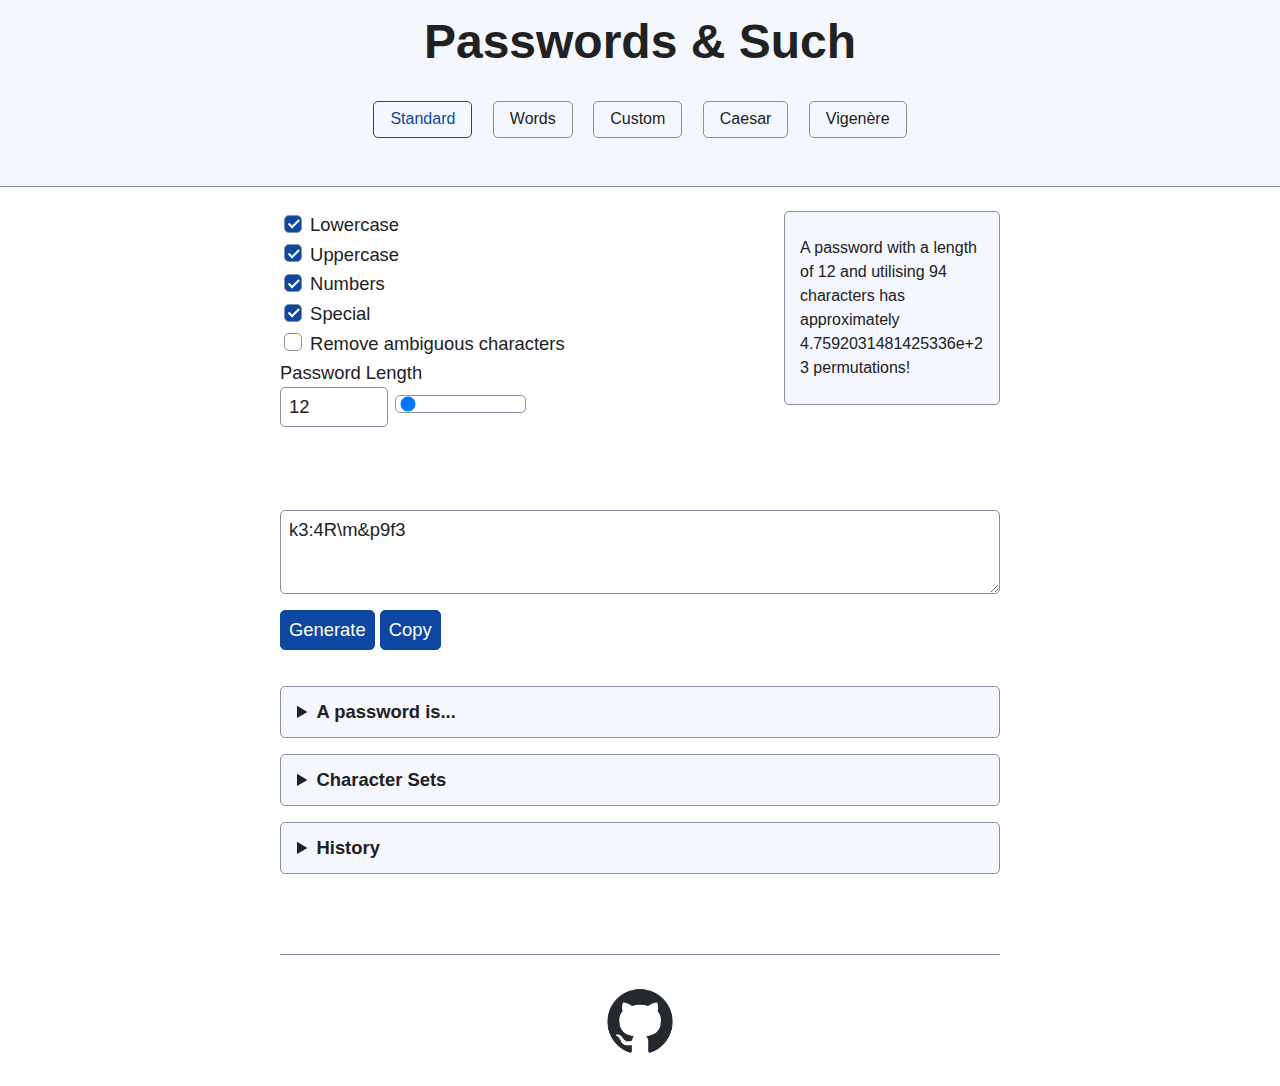
<file: index.html>
<!DOCTYPE html>
<html lang="en">

<head>
    <meta charset="UTF-8">
    <meta name="viewport" content="width=device-width, initial-scale=1.0">
    <title>Standard - Passwords & Such</title>
    <link rel="icon" type="image/x-icon" href="images/icons8-password-48.png">
    <link rel="stylesheet" href="css/simple.min.css">
    <link rel="stylesheet" href="css/standard.css">
</head>

<body>

    <header>
        <hgroup>
            <h1>Passwords & Such</h1>
        </hgroup>
        <nav>
            <a class="current" href="#">Standard</a>
            <a href="words.html">Words</a>
            <a href="custom.html">Custom</a>
            <a href="caesar.html">Caesar</a>
            <a href="vigenere.html">Vigenère</a>
        </nav>
    </header>

    <main>
        <aside>
            <p id="permutations">No, I most certainly did not.</p>
        </aside>
        <div>
            <label>
                <input class="checkboxes" type="checkbox" id="lowercase" checked>
                Lowercase
            </label>
        </div>
        <div>
            <label>
                <input class="checkboxes" type="checkbox" id="uppercase" checked>
                Uppercase
            </label>
        </div>
        <div>
            <label>
                <input class="checkboxes" type="checkbox" id="numbers" checked>
                Numbers
            </label>
        </div>
        <div>
            <label>
                <input class="checkboxes" type="checkbox" id="special" checked>
                Special
            </label>
        </div>
        <div>
            <label>
                <input type="checkbox" id="ambiguous">
                Remove ambiguous characters
            </label>
        </div>
        <div>
            Password Length
            <label>
                <input id="length-input" type="text">
                <input id="length-slider" type="range">
            </label>
        </div>
        <div>
            <p id="error-message">&nbsp;</p>
        </div>
        <div>
            <label>
                <textarea rows=3 id="result"></textarea>
            </label>
        </div>
        <div>
            <button id="generate-button">Generate</button>
            <button id="copy-button">Copy</button>
        </div>
        <br>
        <div>
            <details>
                <summary>A password is...</summary>
                <p>Only as strong as your memory and your ability to keep it out of the hands of miscreants. Never share
                    your
                    password with anyone you do not trust and do not store it anywhere as plain text.</p>
            </details>
            <details>
                <summary>Character Sets</summary>
                <p>Lowercase: <samp>abcdefghijklmnopqrstuvwxyz</samp></p>
                <p>Uppercase: <samp>ABCDEFGHIJKLMNOPQRSTUVWXYZ</samp></p>
                <p>Numbers: <samp>0123456789</samp></p>
                <p>Special: <samp>!\"#$%&'()*+,-./:;<=>?@[]^_`{|}~</samp></p>
                <p>Ambiguous Characters: <samp>iolIO0125\/</samp></p>
            </details>
            <details>
                <summary>History</summary>
                <p>Previously generated passwords will appear here. These are saved locally and will be lost if you
                    clear cookies.</p>
                <button id="clear-button">Clear History</button>
                <ol id="history">
                </ol>
            </details>
        </div>
    </main>

    <footer>
<!--        Using the power of local storage, I can deduce you've used this visited or refreshed this website X times and generated Y passwords!-->
<!--        <br><br>-->
        <div>
        <a href="https://github.com/Igloo-Ctrl" target="_blank">
            <img id="github-logo" src="images/github-mark.png" alt="github-logo">
        </a>
        </div>
    </footer>

    <script src="js/script.js"></script>
    <script src="js/metrics.js"></script>
</body>
</html>
</file>
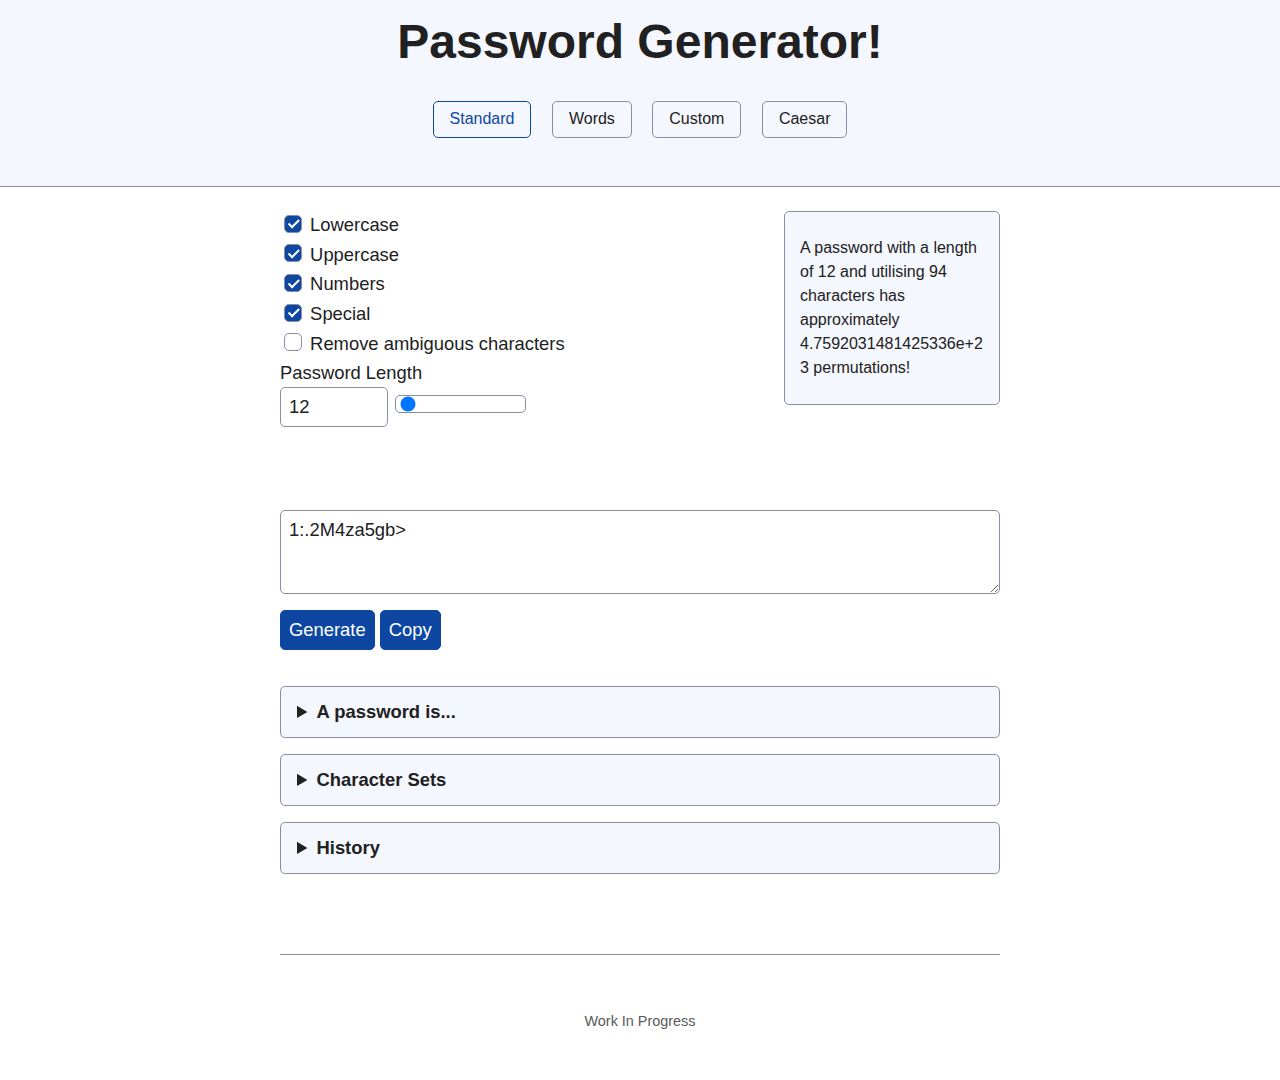
<file: html/index.html>
<!DOCTYPE html>
<html lang="en">

<head>
    <meta charset="UTF-8">
    <title>Password Generator!</title>
    <link rel="stylesheet" href="/css/simple.min.css">
    <link rel="stylesheet" href="/css/standard.css">
</head>

<body>

<header>
    <hgroup>
        <h1>Password Generator!</h1>
    </hgroup>
    <nav>
        <a class="current"  href="#">Standard</a>
        <a href="words.html">Words</a>
        <a href="/">Custom</a>
        <a href="caesar.html">Caesar</a>
    </nav>
</header>

<main>
    <aside>
<!--        <h5>Did you know?</h5>-->
        <p id="permutations">No, I most certainly did not.</p>
    </aside>
    <div>
        <label>
            <input class="checkboxes" type="checkbox" id="lowercase" checked>
            Lowercase
        </label>
    </div>
    <div>
        <label>
            <input class="checkboxes" type="checkbox" id="uppercase" checked>
            Uppercase
        </label>
    </div>
    <div>
        <label>
            <input class="checkboxes" type="checkbox" id="numbers" checked>
            Numbers
        </label>
    </div>
    <div>
        <label>
            <input class="checkboxes" type="checkbox" id="special" checked>
            Special
        </label>
    </div>
    <div>
        <label>
            <input type="checkbox" id="ambiguous">
            Remove ambiguous characters
        </label>
    </div>
    <div>
        Password Length
        <label>
            <input id="length-input" type="text">
            <input id="length-slider" type="range">
        </label>
    </div>
    <div>
        <p id="error-message">&nbsp;</p>
    </div>
    <div>
        <label>
            <textarea rows=3 id="result"></textarea>
        </label>
    </div>
    <div>
        <button id="generate-button">Generate</button>
        <button id="copy-button">Copy</button>
    </div>
    <br>
    <div>
        <details>
            <summary>A password is...</summary>
            <p>Only as strong as your memory and your ability to keep it out of the hands of miscreants. Never share
                your
                password with anyone you do not trust and do not save it anywhere in plain text format.</p>
        </details>
        <details>
            <summary>Character Sets</summary>
            <p>Lowercase: <samp>abcdefghijklmnopqrstuvwxyz</samp></p>
            <p>Uppercase: <samp>ABCDEFGHIJKLMNOPQRSTUVWXYZ</samp></p>
            <p>Numbers: <samp>0123456789</samp></p>
            <p>Special: <samp>!\"#$%&'()*+,-./:;<=>?@[\\]^_`{|}~</samp></p>
            <p>Ambiguous Characters: <samp>iolIO0125\/</samp></p>
        </details>
        <details>
            <summary>History</summary>
            <p>Previously generated passwords will appear here. These are saved locally and will be lost if you clear cookies.</p>
            <button id="clear-button">Clear History</button>
            <ol id="history">
            </ol>
        </details>
    </div>
</main>

<footer>
    <p>Work In Progress</p>
</footer>

<script src="/js/script.js"></script>
</body>
</html>
</file>
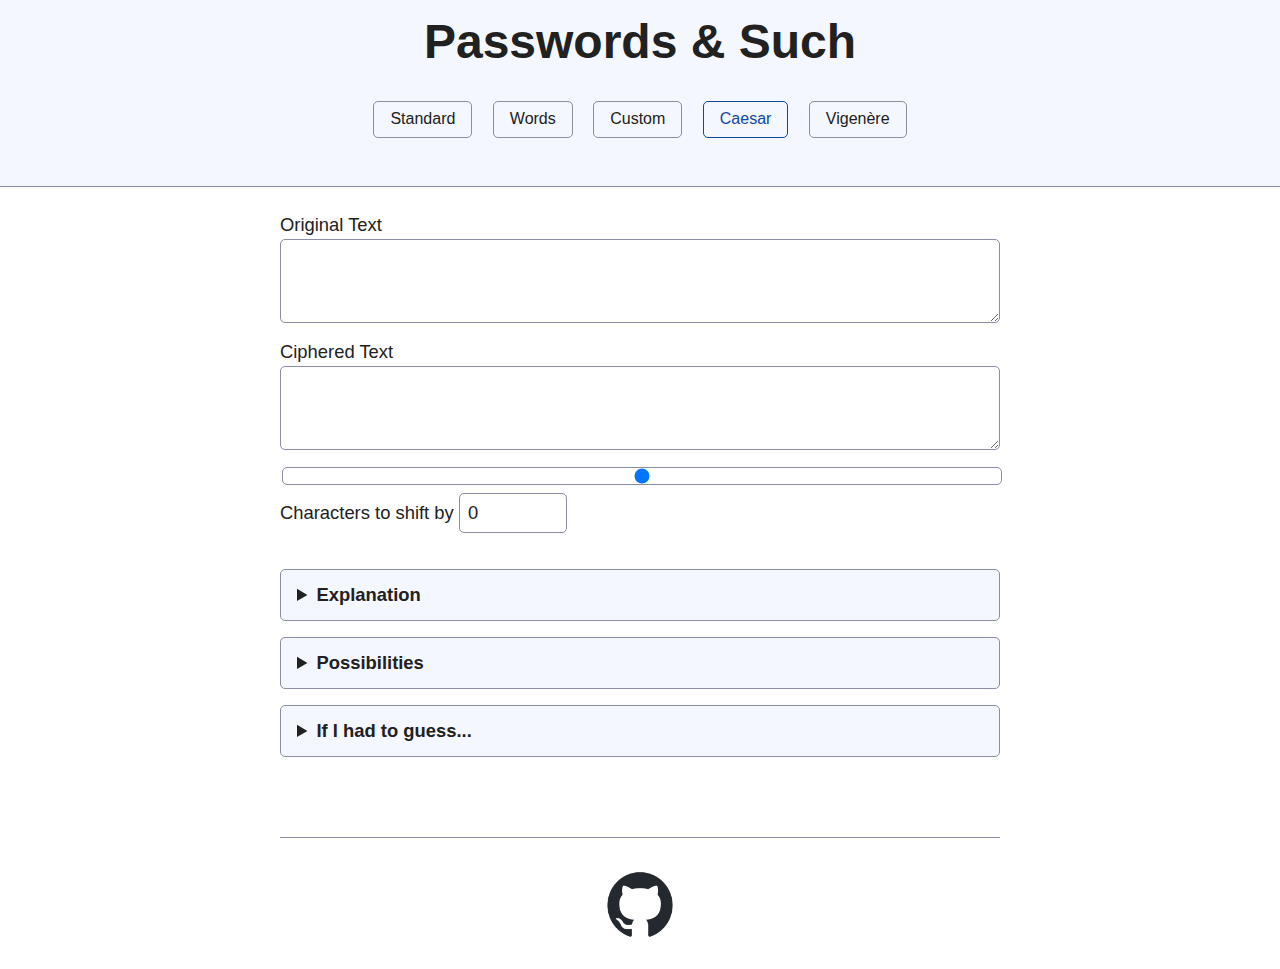
<file: caesar.html>
<!DOCTYPE html>
<html lang="en">

<head>
    <meta charset="UTF-8">
    <meta name="viewport" content="width=device-width, initial-scale=1.0">
    <title>Caesar - Passwords & Such</title>
    <link rel="icon" type="image/x-icon" href="images/icons8-password-48.png">
    <link rel="stylesheet" href="css/simple.min.css">
    <link rel="stylesheet" href="css/standard.css">
</head>

<body>

<header>
    <h1>Passwords & Such</h1>
    <nav>
        <a href="index.html">Standard</a>
        <a href="words.html">Words</a>
        <a href="custom.html">Custom</a>
        <a class="current" href="#">Caesar</a>
        <a href="vigenere.html">Vigenère</a>
    </nav>
</header>

<main>

    <div>
        <label>
            Original Text
            <textarea rows=3 id="original-text"></textarea>
        </label>
    </div>

    <div>
        <label>
            Ciphered Text
            <textarea rows=3 id="ciphered-text"></textarea>
        </label>
    </div>

    <div>
        <label>
            <input id="caesar-slider" type="range">
        </label>
    </div>
    <div>
        <label>
            Characters to shift by
            <input id="caesar-input">
        </label>
    </div>
    <br>
    <div>
        <details>
            <summary>Explanation</summary>
            <p>A Caesar cipher is a simple encryption technique where each letter in the message is offset by a
                chosen amount. If you had the simple message of <samp>Abcde</samp> and shifted all the characters by
                1 to the right, the message would then read <samp>Bcdef</samp>.</p>
            <p>If the offset causes any of the letters to surpass A or Z, it will wrap around to the other side of
                the alphabet.</p>
        </details>
        <details>
            <summary>Possibilities</summary>
            <p>This section will show you the entered text with each possible offset. It also demonstrates how easy
                it is for a cipher of this nature to be decoded.</p>
            <table id=possibilities>
                <tr>
                    <th>Offset</th>
                    <th>Message</th>
                </tr>
            </table>
        </details>
        <details>
            <summary>If I had to guess...</summary>
            <p id="guess-paragraph">My prediction will go here once you enter some text.</p>
        </details>
    </div>

</main>

<footer>
    <a href="https://github.com/Igloo-Ctrl" target="_blank">
        <img id="github-logo" src="images/github-mark.png" alt="github-logo">
    </a>
</footer>

<script src="js/caesar.js"></script>

</body>
</html>
</file>
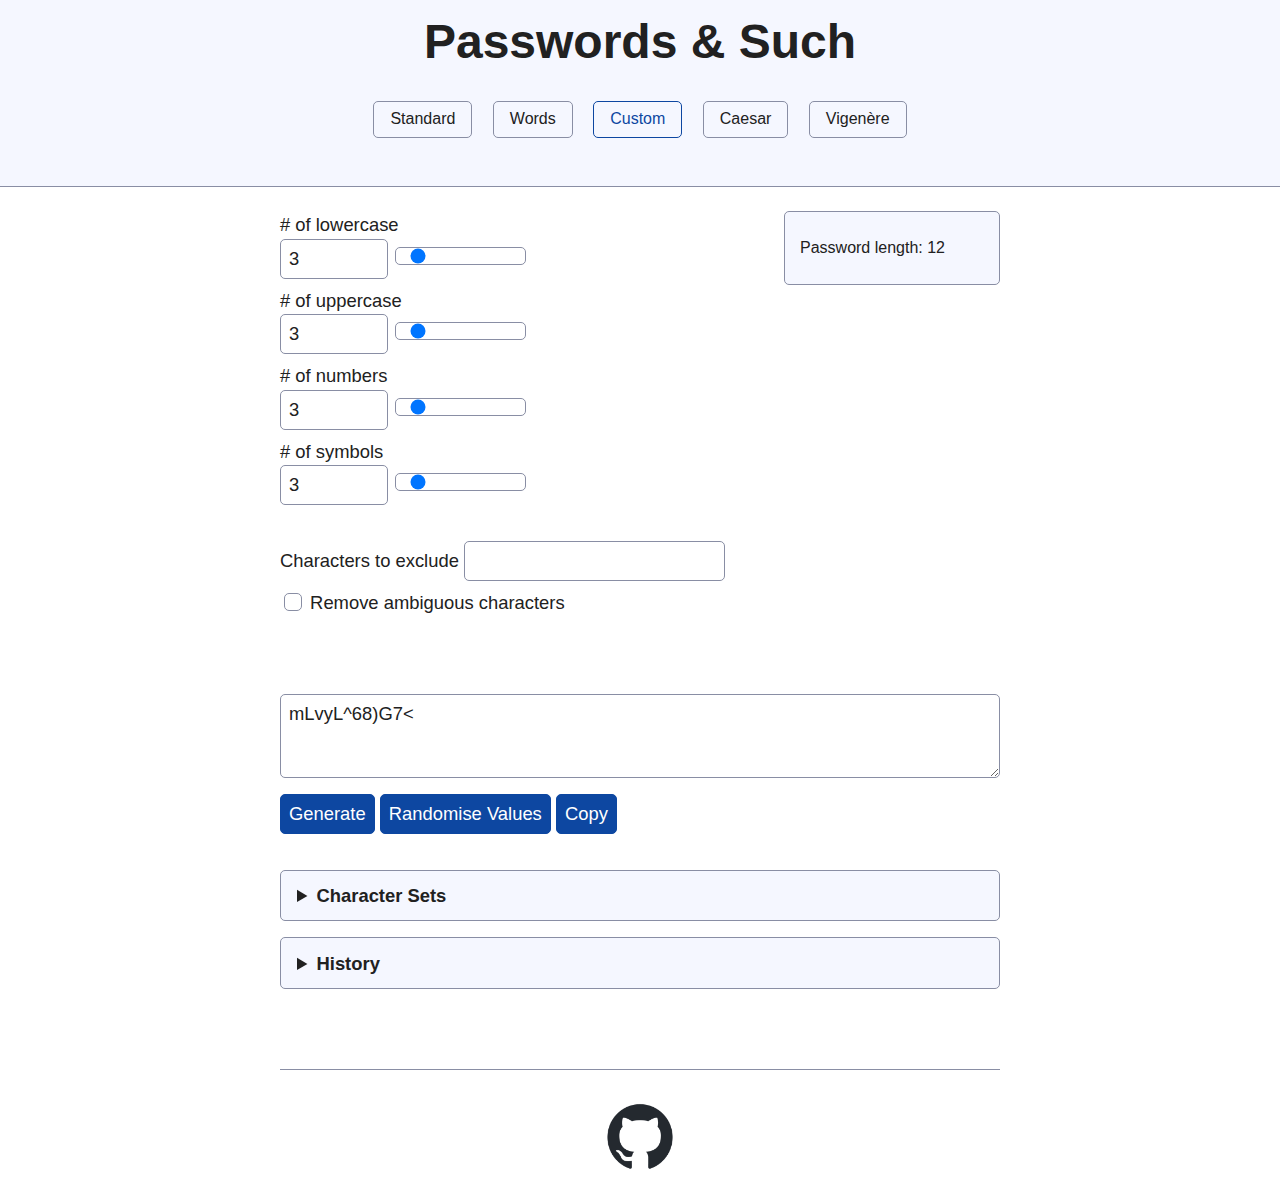
<file: custom.html>
<!DOCTYPE html>
<html lang="en">

<head>
    <meta charset="UTF-8">
    <meta name="viewport" content="width=device-width, initial-scale=1.0">
    <title>Custom - Passwords & Such</title>
    <link rel="icon" type="image/x-icon" href="images/icons8-password-48.png">
    <link rel="stylesheet" href="css/simple.min.css">
    <link rel="stylesheet" href="css/standard.css">
</head>

<body>

    <header>
        <hgroup>
            <h1>Passwords & Such</h1>
        </hgroup>
        <nav>
            <a href="index.html">Standard</a>
            <a href="words.html">Words</a>
            <a class="current" href="custom.html">Custom</a>
            <a href="caesar.html">Caesar</a>
            <a href="vigenere.html">Vigenère</a>
        </nav>
    </header>

    <main>
        <aside>
            <p id="password-length">Most interesting!</p>
        </aside>
        <div>
            # of lowercase
            <label>
                <input type="text" class="custom-input" id="lowercase">
                <input type="range" class="custom-slider">
            </label>
        </div>
        <div>
            # of uppercase
            <label>
                <input type="text" class="custom-input" id="uppercase">
                <input type="range" class="custom-slider">
            </label>
        </div>
        <div>
            # of numbers
            <label>
                <input type="text" class="custom-input" id="numbers">
                <input type="range" class="custom-slider">
            </label>
        </div>
        <div>
            # of symbols
            <label>
                <input type="text" class="custom-input" id="special">
                <input type="range" class="custom-slider">
            </label>
        </div>
        <br>
        <div>
            <label>
                Characters to exclude
                <input type="text" id="excluded-characters">
            </label>
        </div>
        <div>
            <label>
                <input type="checkbox" id="ambiguous">
                Remove ambiguous characters
            </label>
        </div>
        <div>
            <p id="error-message">&nbsp;</p>
        </div>
        <div>
            <label>
                <textarea rows=3 id="result"></textarea>
            </label>
        </div>
        <div>
            <button id="generate-button">Generate</button>
            <button id="randomise-button">Randomise Values</button>
            <button id="copy-button">Copy</button>
        </div>
        <br>
        <div>
            <details>
                <summary>Character Sets</summary>
                <p>Lowercase: <samp>abcdefghijklmnopqrstuvwxyz</samp></p>
                <p>Uppercase: <samp>ABCDEFGHIJKLMNOPQRSTUVWXYZ</samp></p>
                <p>Numbers: <samp>0123456789</samp></p>
                <p>Special: <samp>!\"#$%&'()*+,-./:;<=>?@[]^_`{|}~</samp></p>
                <p>Ambiguous Characters: <samp>iolIO0125\/</samp></p>
            </details>
            <details>
                <summary>History</summary>
                <p>Previously generated passwords will appear here. These are saved locally and will be lost if you
                    clear cookies.</p>
                <button id="clear-button">Clear History</button>
                <ol id="history">
                </ol>
            </details>
        </div>
    </main>

    <footer>
        <a href="https://github.com/Igloo-Ctrl" target="_blank">
            <img id="github-logo" src="images/github-mark.png" alt="github-logo">
        </a>
    </footer>

    <script src="js/custom.js"></script>

</body>
</html>
</file>
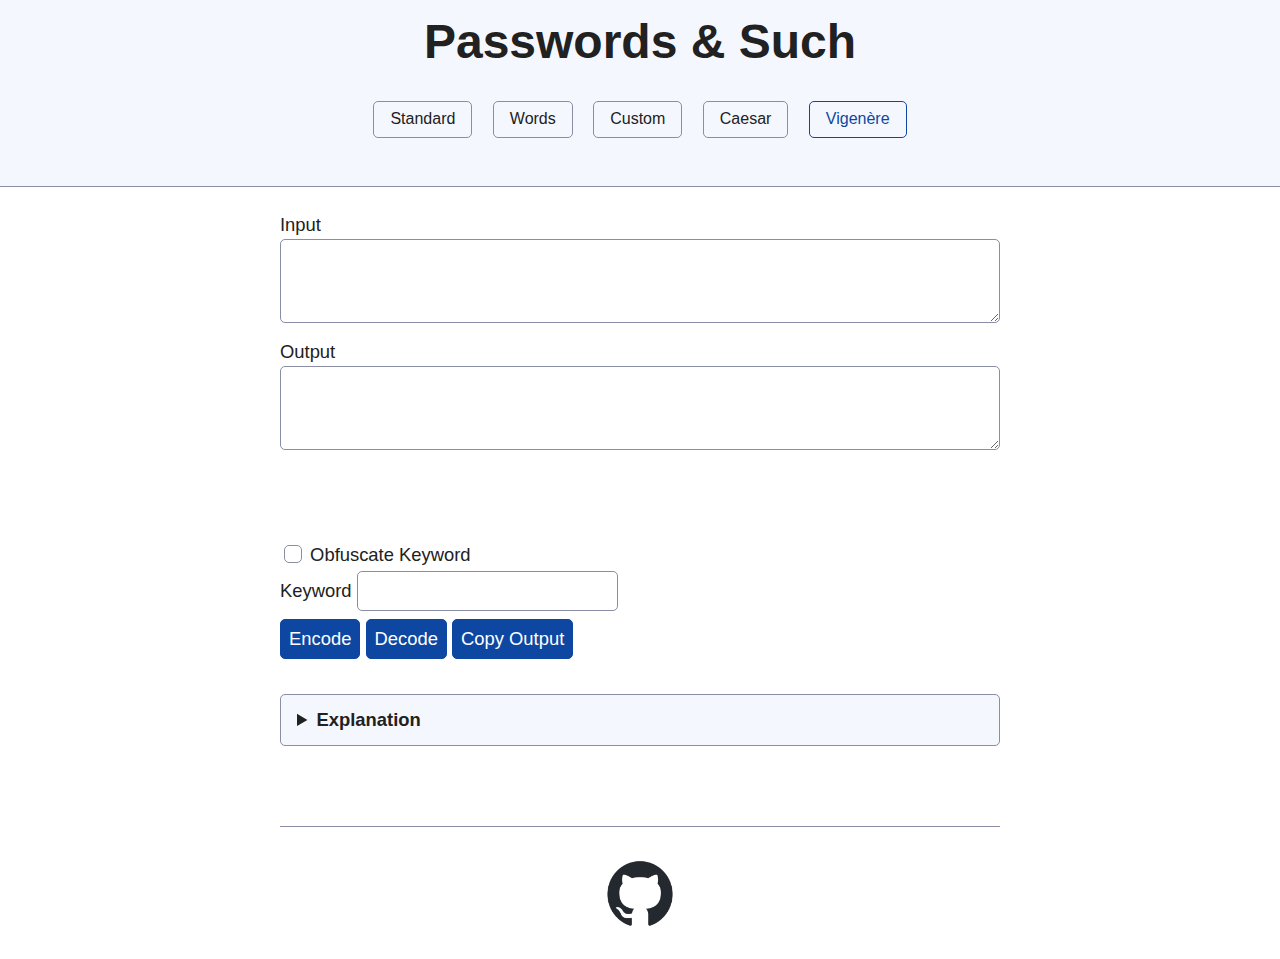
<file: vigenere.html>
<!DOCTYPE html>
<html lang="en">

<head>
    <meta charset="UTF-8">
    <meta name="viewport" content="width=device-width, initial-scale=1.0">
    <title>Vigenère - Passwords & Such</title>
    <link rel="icon" type="image/x-icon" href="images/icons8-password-48.png">
    <link rel="stylesheet" href="css/simple.min.css">
    <link rel="stylesheet" href="css/standard.css">
</head>

<body>

<header>
    <h1>Passwords & Such</h1>
    <nav>
        <a href="index.html">Standard</a>
        <a href="words.html">Words</a>
        <a href="custom.html">Custom</a>
        <a href="caesar.html">Caesar</a>
        <a class="current" href="#">Vigenère</a>
    </nav>
</header>

<main>

    <div>
        <label>
            Input
            <textarea rows=3 id="original-text"></textarea>
        </label>
    </div>

    <div>
        <label>
            Output
            <textarea rows=3 id="ciphered-text"></textarea>
        </label>
    </div>
    <div>
        <p id="error-message">&nbsp;</p>
    </div>
    <div>
        <label>
            <input type="checkbox" id="obscure-password-checkbox">
            Obfuscate Keyword
        </label>
        <label>
            Keyword
            <input id="keyword-input">
        </label>
    </div>
    <div>
        <button id="encode-button">Encode</button>
        <button id="decode-button">Decode</button>
        <button id="copy-output-button">Copy Output</button>
    </div>
    <br>
    <div>
        <details>
            <summary>Explanation</summary>
            <p>A Vigenère cipher is similar to a <a href="caesar.html">Caesar Cipher</a> but uses a keyword to
                determine the offset of each
                letter. Each letter in the keyword corresponds with a letter in the message and determines how much
                it should be offset by. For example, if the first letter of the keyword is <b>A</b>, that
                means the first
                letter of the message will be offset by 0. If it is offset by <b>B</b>, the first letter will
                be offset by
                1.</p>
            <p>If the keyword is shorter than the message being ciphered then the keyword will be repeated until it
                is of the same length.</p>
        </details>
    </div>

</main>

<footer>
    <a href="https://github.com/Igloo-Ctrl" target="_blank">
        <img id="github-logo" src="images/github-mark.png" alt="github-logo">
    </a>
</footer>

<script src="js/vigenere.js"></script>

</body>
</html>
</file>
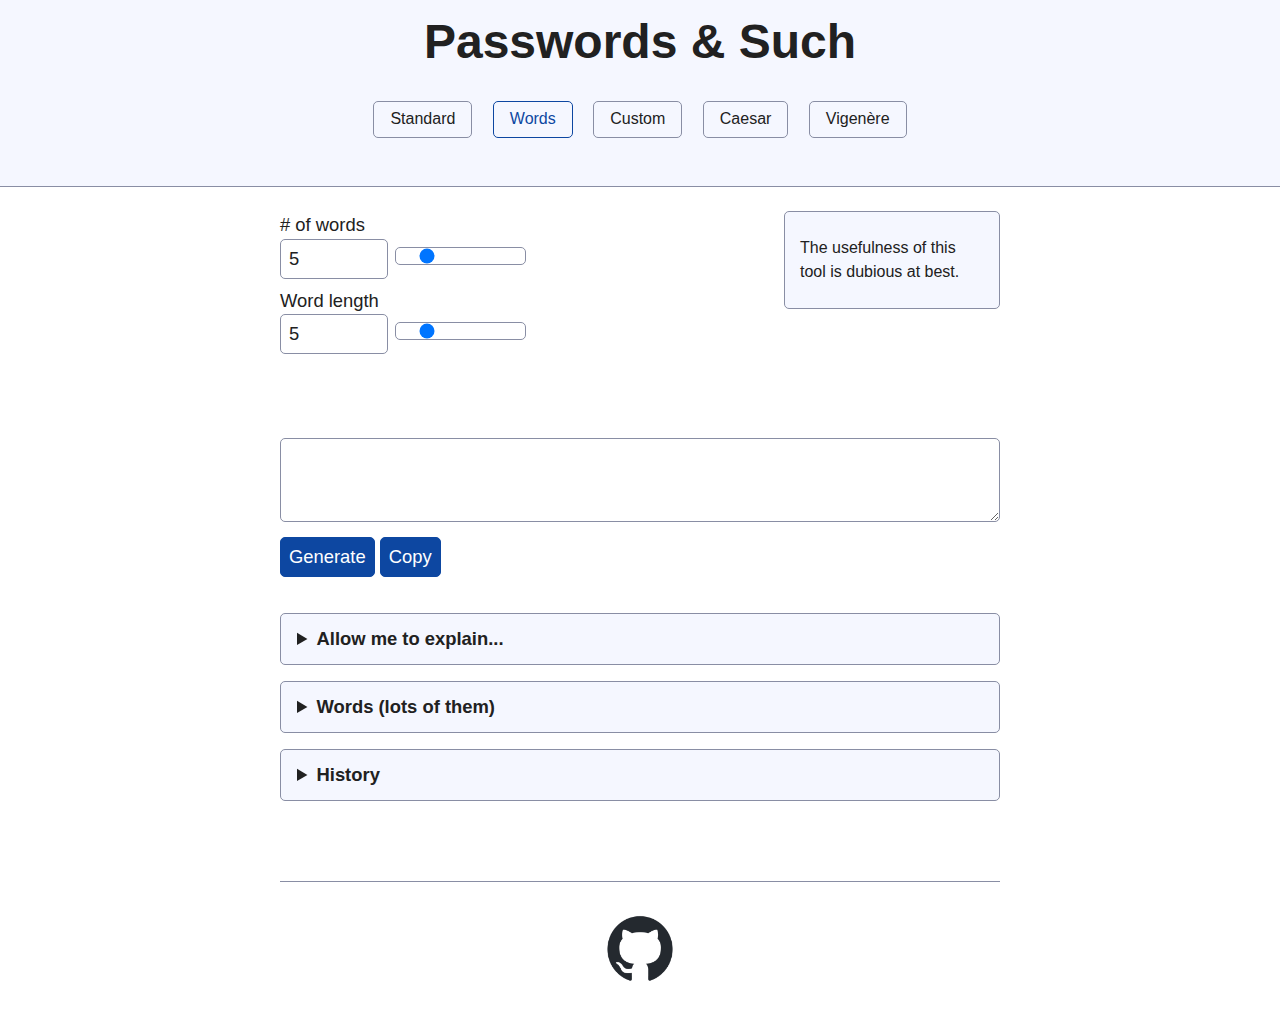
<file: words.html>
<!DOCTYPE html>
<html lang="en">

<head>
    <meta charset="UTF-8">
    <meta name="viewport" content="width=device-width, initial-scale=1.0">
    <title>Words - Passwords & Such</title>
    <link rel="icon" type="image/x-icon" href="images/icons8-password-48.png">
    <link rel="stylesheet" href="css/simple.min.css">
    <link rel="stylesheet" href="css/standard.css">
</head>

<body>

    <header>
        <hgroup>
            <h1>Passwords & Such</h1>
        </hgroup>
        <nav>
            <a href="index.html">Standard</a>
            <a class="current" href="#">Words</a>
            <a href="custom.html">Custom</a>
            <a href="caesar.html">Caesar</a>
            <a href="vigenere.html">Vigenère</a>
        </nav>
    </header>

    <main>
        <aside>
            <p>The usefulness of this tool is dubious at best.</p>
        </aside>

        <div>
            # of words
            <label>
                <input id="number-of-words-input" type="text">
                <input id="number-of-words-slider" type="range">
            </label>
        </div>
        <div>
            Word length
            <label>
                <input id="word-length-input" type="text">
                <input id="word-length-slider" type="range">
            </label>
        </div>
        <div>
            <p id="error-message">&nbsp;</p>
        </div>
        <div>
            <label>
                <textarea rows=3 id="result"></textarea>
            </label>
        </div>
        <div>
            <button id="generate-button">Generate</button>
            <button id="copy-button">Copy</button>
        </div>
        <br>
        <div>
            <details>
                <summary>Allow me to explain...</summary>
                <p>
                    A password consisting of a series of memorable words can be both strong and easy to remember,
                    adding the necessary complexity to enhance security. While this tool allows you to generate these
                    type of
                    passwords, the words that it conjures up might not be memorable or ones you even know, reducing its
                    efficacy.
                </p>
                <p><samp>cool beans flip endless man</samp> would be an example using this method, serving to be both
                    secure and memorable.</p>
            </details>
            <details id="words">
                <summary>Words (lots of them)</summary>
                <p>Below is every word used in this tool. Be warned, some of the lists can be quite long.</p>
            </details>
            <details>
                <summary>History</summary>
                <p>Previously generated passwords will appear here. These are saved locally and will be lost if you
                    clear cookies.</p>
                <button id="clear-button">Clear History</button>
                <ol id="history">
                </ol>
            </details>
        </div>
    </main>

    <footer>
        <a href="https://github.com/Igloo-Ctrl" target="_blank">
            <img id="github-logo" src="images/github-mark.png" alt="github-logo">
        </a>
    </footer>

    <script src="js/words.js"></script>
</body>
</html>
</file>
<file: css/standard.css>
/*general*/
#result {
    word-break: break-all;
    width: 100%;
    overflow-y: auto;
}

.notice {
    text-align: center;
}

li {
    overflow-wrap: anywhere;
}

/*making my widths more mobile friendly*/
#length-input, #caesar-input, .custom-input, #number-of-words-input, #word-length-input {
    width: 15%;
}

#github-logo {
    max-width: 10%;
    height: auto;
}

/*caesar*/
#caesar-slider {
    width: 100%;
}

td {
    word-wrap: anywhere;
}
</file>
<file: css/simple.min.css>
::backdrop,:root{--sans-font:-apple-system,BlinkMacSystemFont,"Avenir Next",Avenir,"Nimbus Sans L",Roboto,"Noto Sans","Segoe UI",Arial,Helvetica,"Helvetica Neue",sans-serif;--mono-font:Consolas,Menlo,Monaco,"Andale Mono","Ubuntu Mono",monospace;--standard-border-radius:5px;--bg:#fff;--accent-bg:#f5f7ff;--text:#212121;--text-light:#585858;--border:#898EA4;--accent:#0d47a1;--code:#d81b60;--preformatted:#444;--marked:#ffdd33;--disabled:#efefef}@media (prefers-color-scheme:dark){::backdrop,:root{color-scheme:dark;--bg:#212121;--accent-bg:#2b2b2b;--text:#dcdcdc;--text-light:#ababab;--accent:#ffb300;--code:#f06292;--preformatted:#ccc;--disabled:#111}img,video{opacity:.8}}*,::after,::before{box-sizing:border-box}input,progress,select,textarea{appearance:none;-webkit-appearance:none;-moz-appearance:none}html{font-family:var(--sans-font);scroll-behavior:smooth}body{color:var(--text);background-color:var(--bg);font-size:1.15rem;line-height:1.5;display:grid;grid-template-columns:1fr min(45rem,90%) 1fr;margin:0}body>*{grid-column:2}body>header{background-color:var(--accent-bg);border-bottom:1px solid var(--border);text-align:center;padding:0 .5rem 2rem .5rem;grid-column:1/-1}body>header h1{max-width:1200px;margin:1rem auto}body>header p{max-width:40rem;margin:1rem auto}main{padding-top:1.5rem}body>footer{margin-top:4rem;padding:2rem 1rem 1.5rem 1rem;color:var(--text-light);font-size:.9rem;text-align:center;border-top:1px solid var(--border)}h1{font-size:3rem}h2{font-size:2.6rem;margin-top:3rem}h3{font-size:2rem;margin-top:3rem}h4{font-size:1.44rem}h5{font-size:1.15rem}h6{font-size:.96rem}p{margin:1.5rem 0}h1,h2,h3,h4,h5,h6,p{overflow-wrap:break-word}h1,h2,h3{line-height:1.1}@media only screen and (max-width:720px){h1{font-size:2.5rem}h2{font-size:2.1rem}h3{font-size:1.75rem}h4{font-size:1.25rem}}a,a:visited{color:var(--accent)}a:hover{text-decoration:none}.button,a.button,button,input[type=button],input[type=reset],input[type=submit],label[type=button]{border:1px solid var(--accent);background-color:var(--accent);color:var(--bg);padding:.5rem .9rem;text-decoration:none;line-height:normal}.button[aria-disabled=true],button[disabled],input:disabled,select:disabled,textarea:disabled{cursor:not-allowed;background-color:var(--disabled);border-color:var(--disabled);color:var(--text-light)}input[type=range]{padding:0}abbr[title]{cursor:help;text-decoration-line:underline;text-decoration-style:dotted}.button:not([aria-disabled=true]):hover,button:enabled:hover,input[type=button]:enabled:hover,input[type=reset]:enabled:hover,input[type=submit]:enabled:hover,label[type=button]:hover{filter:brightness(1.4);cursor:pointer}.button:focus-visible,button:focus-visible:where(:enabled),input:enabled:focus-visible:where([type=submit],[type=reset],[type=button]){outline:2px solid var(--accent);outline-offset:1px}header>nav{font-size:1rem;line-height:2;padding:1rem 0 0 0}header>nav ol,header>nav ul{align-content:space-around;align-items:center;display:flex;flex-direction:row;flex-wrap:wrap;justify-content:center;list-style-type:none;margin:0;padding:0}header>nav ol li,header>nav ul li{display:inline-block}header>nav a,header>nav a:visited{margin:0 .5rem 1rem .5rem;border:1px solid var(--border);border-radius:var(--standard-border-radius);color:var(--text);display:inline-block;padding:.1rem 1rem;text-decoration:none}header>nav a.current,header>nav a:hover,header>nav a[aria-current=page]{border-color:var(--accent);color:var(--accent);cursor:pointer}@media only screen and (max-width:720px){header>nav a{border:none;padding:0;text-decoration:underline;line-height:1}}aside,details,pre,progress{background-color:var(--accent-bg);border:1px solid var(--border);border-radius:var(--standard-border-radius);margin-bottom:1rem}aside{font-size:1rem;width:30%;padding:0 15px;margin-inline-start:15px;float:right}[dir=rtl] aside{float:left}@media only screen and (max-width:720px){aside{width:100%;float:none;margin-inline-start:0}}article,dialog,fieldset{border:1px solid var(--border);padding:1rem;border-radius:var(--standard-border-radius);margin-bottom:1rem}article h2:first-child,section h2:first-child{margin-top:1rem}section{border-top:1px solid var(--border);border-bottom:1px solid var(--border);padding:2rem 1rem;margin:3rem 0}section+section,section:first-child{border-top:0;padding-top:0}section:last-child{border-bottom:0;padding-bottom:0}details{padding:.7rem 1rem}summary{cursor:pointer;font-weight:700;padding:.7rem 1rem;margin:-.7rem -1rem;word-break:break-all}details[open]>summary+*{margin-top:0}details[open]>summary{margin-bottom:.5rem}details[open]>:last-child{margin-bottom:0}table{border-collapse:collapse;margin:1.5rem 0}td,th{border:1px solid var(--border);text-align:start;padding:.5rem}th{background-color:var(--accent-bg);font-weight:700}tr:nth-child(even){background-color:var(--accent-bg)}table caption{font-weight:700;margin-bottom:.5rem}.button,button,input,select,textarea{font-size:inherit;font-family:inherit;padding:.5rem;margin-bottom:.5rem;border-radius:var(--standard-border-radius);box-shadow:none;max-width:100%;display:inline-block}input,select,textarea{color:var(--text);background-color:var(--bg);border:1px solid var(--border)}label{display:block}textarea:not([cols]){width:100%}select:not([multiple]){background-image:linear-gradient(45deg,transparent 49%,var(--text) 51%),linear-gradient(135deg,var(--text) 51%,transparent 49%);background-position:calc(100% - 15px),calc(100% - 10px);background-size:5px 5px,5px 5px;background-repeat:no-repeat;padding-inline-end:25px}[dir=rtl] select:not([multiple]){background-position:10px,15px}input[type=checkbox],input[type=radio]{vertical-align:middle;position:relative;width:min-content}input[type=checkbox]+label,input[type=radio]+label{display:inline-block}input[type=radio]{border-radius:100%}input[type=checkbox]:checked,input[type=radio]:checked{background-color:var(--accent)}input[type=checkbox]:checked::after{content:" ";width:.18em;height:.32em;border-radius:0;position:absolute;top:.05em;left:.17em;background-color:transparent;border-right:solid var(--bg) .08em;border-bottom:solid var(--bg) .08em;font-size:1.8em;transform:rotate(45deg)}input[type=radio]:checked::after{content:" ";width:.25em;height:.25em;border-radius:100%;position:absolute;top:.125em;background-color:var(--bg);left:.125em;font-size:32px}@media only screen and (max-width:720px){input,select,textarea{width:100%}}input[type=color]{height:2.5rem;padding:.2rem}input[type=file]{border:0}hr{border:none;height:1px;background:var(--border);margin:1rem auto}mark{padding:2px 5px;border-radius:var(--standard-border-radius);background-color:var(--marked);color:#000}mark a{color:#0d47a1}img,video{max-width:100%;height:auto;border-radius:var(--standard-border-radius)}figure{margin:0;display:block;overflow-x:auto}figcaption{text-align:center;font-size:.9rem;color:var(--text-light);margin-bottom:1rem}blockquote{margin-inline-start:2rem;margin-inline-end:0;margin-block:2rem;padding:.4rem .8rem;border-inline-start:.35rem solid var(--accent);color:var(--text-light);font-style:italic}cite{font-size:.9rem;color:var(--text-light);font-style:normal}dt{color:var(--text-light)}code,kbd,pre,pre span,samp{font-family:var(--mono-font);color:var(--code)}kbd{color:var(--preformatted);border:1px solid var(--preformatted);border-bottom:3px solid var(--preformatted);border-radius:var(--standard-border-radius);padding:.1rem .4rem}pre{padding:1rem 1.4rem;max-width:100%;overflow:auto;color:var(--preformatted)}pre code{color:var(--preformatted);background:0 0;margin:0;padding:0}progress{width:100%}progress:indeterminate{background-color:var(--accent-bg)}progress::-webkit-progress-bar{border-radius:var(--standard-border-radius);background-color:var(--accent-bg)}progress::-webkit-progress-value{border-radius:var(--standard-border-radius);background-color:var(--accent)}progress::-moz-progress-bar{border-radius:var(--standard-border-radius);background-color:var(--accent);transition-property:width;transition-duration:.3s}progress:indeterminate::-moz-progress-bar{background-color:var(--accent-bg)}dialog{max-width:40rem;margin:auto}dialog::backdrop{background-color:var(--bg);opacity:.8}@media only screen and (max-width:720px){dialog{max-width:100%;margin:auto 1em}}sub,sup{vertical-align:baseline;position:relative}sup{top:-.4em}sub{top:.3em}.notice{background:var(--accent-bg);border:2px solid var(--border);border-radius:5px;padding:1.5rem;margin:2rem 0}
</file>
